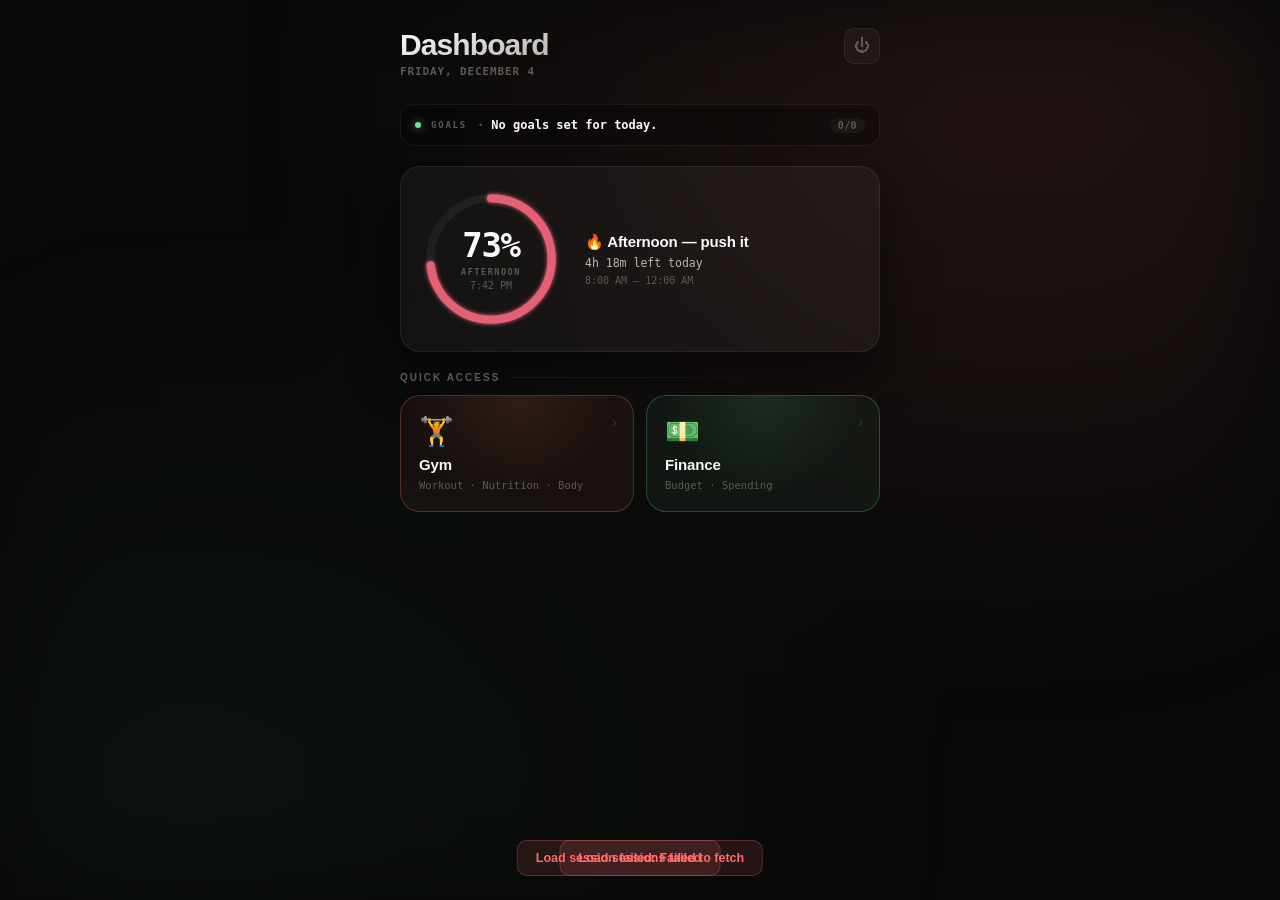
<file: index.html>
<!DOCTYPE html>
<html lang="en">
<head>
<meta charset="UTF-8">
<meta name="viewport" content="width=device-width, initial-scale=1.0">
<title>My Dashboard</title>
<link rel="stylesheet" href="css/styles.css">
</head>
<body>
<div class="page-wrap">

  <!-- ══════════════════════════════════
       DASHBOARD VIEW
  ══════════════════════════════════ -->
  <div id="viewDash" class="view active">

    <!-- Header -->
    <div class="dash-header">
      <div>
        <h1 class="dash-title">Dashboard</h1>
        <div class="dash-date" id="dashDate">—</div>
      </div>
      <a href="/logout" class="logout-btn" title="Logout">⏻</a>
    </div>

    <!-- Goal Ticker -->
    <div class="goal-ticker" id="goalTicker" aria-live="polite" aria-atomic="true">
      <span class="ticker-dot"></span>
      <span class="ticker-label">Goals</span>
      <div class="ticker-stage" id="goalTickerStage">
        <div class="ticker-row">
          <span class="ticker-status" data-status="">—</span>
          <span class="ticker-text">Loading…</span>
        </div>
      </div>
      <div class="ticker-meta" id="goalTickerMeta">0/0</div>
    </div>

    <!-- Day Ring Card -->
    <div class="card ring-card" style="margin-bottom:20px;">
      <div class="ring-svg-wrap">
        <svg viewBox="0 0 120 120" xmlns="http://www.w3.org/2000/svg">
          <defs>
            <filter id="ringGlow" x="-50%" y="-50%" width="200%" height="200%">
              <feGaussianBlur in="SourceGraphic" stdDeviation="2" result="blur"/>
              <feMerge><feMergeNode in="blur"/><feMergeNode in="SourceGraphic"/></feMerge>
            </filter>
          </defs>
          <circle cx="60" cy="60" r="52" fill="none" stroke="rgba(255,255,255,0.05)" stroke-width="7"/>
          <circle id="ringFill" cx="60" cy="60" r="52"
            fill="none" stroke-width="7" stroke-linecap="round"
            filter="url(#ringGlow)"
            transform="rotate(-90 60 60)"
            style="transition: stroke-dashoffset 0.7s cubic-bezier(0.22,1,0.36,1), stroke 0.7s cubic-bezier(0.22,1,0.36,1);"/>
        </svg>
        <div class="ring-overlay">
          <div class="ring-pct" id="ringPct">—</div>
          <div class="ring-phase" id="ringPhase">LOADING</div>
          <div class="ring-clock" id="ringClock">—</div>
        </div>
      </div>
      <div class="ring-info">
        <div class="ring-status" id="ringStatus">Loading…</div>
        <div class="ring-remaining" id="ringRemaining"></div>
        <div class="ring-hours">8:00 AM – 12:00 AM</div>
      </div>
    </div>

    <!-- Quick Actions -->
    <div class="section-label">Quick Access</div>
    <div class="quick-grid">
      <div class="quick-tile gym-tile" id="gymTile" role="button" tabindex="0">
        <div class="tile-icon">🏋️</div>
        <div class="tile-title">Gym</div>
        <div class="tile-stat" id="gymTileStat">Workout · Nutrition</div>
        <span class="tile-arrow">›</span>
      </div>
      <div class="quick-tile finance-tile" id="financeTile" role="button" tabindex="0">
        <div class="tile-icon">💵</div>
        <div class="tile-title">Finance</div>
        <div class="tile-stat" id="financeTileStat">Budget · Spending</div>
        <span class="tile-arrow">›</span>
      </div>
    </div>

  </div>

  <!-- ══════════════════════════════════
       FINANCE VIEW
  ══════════════════════════════════ -->
  <div id="viewFinance" class="view">

    <div class="gym-header">
      <button class="back-btn" id="financeBackBtn" aria-label="Back to Dashboard">←</button>
      <div class="gym-page-title">💵 Finance</div>
    </div>

    <div id="viewFinanceContent"></div>

  </div>

  <!-- ══════════════════════════════════
       GYM VIEW
  ══════════════════════════════════ -->
  <div id="viewGym" class="view">

    <!-- Top nav -->
    <div class="gym-header">
      <button class="back-btn" id="gymBackBtn" aria-label="Back to Dashboard">←</button>
      <div class="gym-page-title">Gym</div>
    </div>

    <!-- Hub -->
    <div id="trHub" class="tr-view tr-active">
      <!-- Weekly volume bar chart -->
      <div class="hub-volume-card">
        <div class="hub-chart-title">Weekly Volume <span id="hubWeekTotal">—</span></div>
        <div class="hub-bar-chart" id="hubBarChart"></div>
      </div>

      <!-- Stats strip -->
      <div class="hub-stats-strip">
        <div class="hub-stat-card">
          <div class="hub-stat-value" id="hubStatSessions">—</div>
          <div class="hub-stat-label">Sessions</div>
        </div>
        <div class="hub-stat-card">
          <div class="hub-stat-value" id="hubStatVolume">—</div>
          <div class="hub-stat-label">Tonnes lifted</div>
        </div>
        <div class="hub-stat-card">
          <div class="hub-stat-value" id="hubStatStreak">—</div>
          <div class="hub-stat-label">Best streak</div>
        </div>
      </div>

      <!-- Recent PRs -->
      <div class="hub-prs-card" id="hubPRsCard">
        <div class="hub-chart-title" style="margin-bottom:8px;">Recent PRs</div>
        <div id="hubPRsList"></div>
      </div>

      <!-- Nav tiles -->
      <div class="hub-nav-grid">
        <div class="hub-nav-tile" data-nav="workout">
          <div class="hub-nav-icon">🏋️</div>
          <div class="hub-nav-info">
            <div class="hub-nav-title">Workout</div>
            <div class="hub-nav-stat" id="trTileWorkout">—</div>
          </div>
          <div class="hub-nav-arrow">›</div>
        </div>
        <div class="hub-nav-tile" data-nav="progression">
          <div class="hub-nav-icon">📈</div>
          <div class="hub-nav-info">
            <div class="hub-nav-title">Progression</div>
            <div class="hub-nav-stat" id="trTileProgression">—</div>
          </div>
          <div class="hub-nav-arrow">›</div>
        </div>
        <div class="hub-nav-tile" data-nav="nutrition">
          <div class="hub-nav-icon">🥗</div>
          <div class="hub-nav-info">
            <div class="hub-nav-title">Nutrition</div>
            <div class="hub-nav-stat" id="trTileNutrition">—</div>
          </div>
          <div class="hub-nav-arrow">›</div>
        </div>
        <div class="hub-nav-tile" data-nav="body">
          <div class="hub-nav-icon">⚖️</div>
          <div class="hub-nav-info">
            <div class="hub-nav-title">Body</div>
            <div class="hub-nav-stat" id="trTileBody">—</div>
          </div>
          <div class="hub-nav-arrow">›</div>
        </div>
      </div>
    </div>

    <!-- Workout sub-view -->
    <div id="trWorkout" class="tr-view">
      <div class="tr-subview-header">
        <button class="back-btn" data-back="hub">←</button>
        <div class="tr-subview-title">🏋️ Workout</div>
      </div>
      <div id="trWorkoutContent"></div>
    </div>

    <!-- Progression sub-view -->
    <div id="trProgression" class="tr-view">
      <div class="tr-subview-header">
        <button class="back-btn" data-back="hub">←</button>
        <div class="tr-subview-title">📈 Progression</div>
      </div>
      <div id="trProgressionContent"></div>
    </div>

    <!-- Nutrition sub-view -->
    <div id="trNutrition" class="tr-view">
      <div class="tr-subview-header">
        <button class="back-btn" data-back="hub">←</button>
        <div class="tr-subview-title">🥗 Nutrition</div>
      </div>
      <div id="trNutritionContent"></div>
    </div>

    <!-- Body sub-view -->
    <div id="trBody" class="tr-view">
      <div class="tr-subview-header">
        <button class="back-btn" data-back="hub">←</button>
        <div class="tr-subview-title">⚖️ Body</div>
      </div>
      <div id="trBodyContent"></div>
    </div>

    <!-- History sub-view -->
    <div id="trHistory" class="tr-view">
      <div class="tr-subview-header">
        <button class="back-btn" data-back="hub">←</button>
        <div class="tr-subview-title">📅 History</div>
      </div>
      <div id="trHistoryContent"></div>
    </div>

  </div>

</div>
<script type="module" src="js/main.js"></script>
</body>
</html>
</file>
<file: css/styles.css>
:root {
  --text-primary: #FAFAFA;
  --text-secondary: #B8B6B0;
  --text-tertiary: #5C5A54;
  --success: #6BE3A4;
  --warning: #F2C063;
  --danger: #FF6B6B;
  --accent: #E07658;
  --bg: #080809;
  --surface: rgba(255,255,255,0.038);
  --surface-hover: rgba(255,255,255,0.065);
  --border: rgba(255,255,255,0.07);
  --border-strong: rgba(255,255,255,0.14);
  --font-mono: ui-monospace, "SF Mono", Menlo, Consolas, monospace;
  --font-sans: -apple-system, BlinkMacSystemFont, "Inter", "Segoe UI", Roboto, Helvetica, Arial, sans-serif;
  --radius-sm: 10px;
  --radius-md: 14px;
  --radius-lg: 20px;
  --shadow-card: 0 16px 48px rgba(0,0,0,0.55);
}

*, *::before, *::after { box-sizing: border-box; margin: 0; padding: 0; }
html { height: 100%; }

body {
  font-family: var(--font-sans);
  background-color: var(--bg);
  color: var(--text-primary);
  min-height: 100vh;
  padding: max(env(safe-area-inset-top, 28px), 28px) 20px 60px;
  position: relative;
  overflow-x: hidden;
}

body::before {
  content: '';
  position: fixed;
  inset: 0;
  background:
    radial-gradient(ellipse at 80% 10%, rgba(224,118,88,0.12) 0%, transparent 52%),
    radial-gradient(ellipse at 15% 88%, rgba(107,227,164,0.05) 0%, transparent 50%);
  filter: blur(60px);
  pointer-events: none;
  z-index: 0;
}

body::after {
  content: '';
  position: fixed;
  inset: 0;
  background-image: url("data:image/svg+xml,%3Csvg xmlns='http://www.w3.org/2000/svg' width='4' height='4'%3E%3Crect width='1' height='1' fill='rgba(255,255,255,0.010)'/%3E%3C/svg%3E");
  background-size: 4px 4px;
  pointer-events: none;
  z-index: 0;
}

.page-wrap {
  position: relative;
  z-index: 1;
  max-width: 480px;
  margin: 0 auto;
}

/* ── Views ── */
.view { display: none; }
.view.active { display: block; }

/* ── Card ── */
.card {
  background: var(--surface);
  border-radius: var(--radius-lg);
  padding: 22px 20px;
  border: 1px solid var(--border);
  box-shadow: var(--shadow-card);
}

/* ── Dashboard header ── */
.dash-header {
  display: flex;
  align-items: flex-start;
  justify-content: space-between;
  margin-bottom: 26px;
}

.dash-title {
  font-size: 30px;
  font-weight: 800;
  letter-spacing: -0.03em;
  background: linear-gradient(160deg, #FFFFFF 0%, #9E9C96 130%);
  -webkit-background-clip: text;
  background-clip: text;
  -webkit-text-fill-color: transparent;
  line-height: 1.1;
}

.dash-date {
  font-family: var(--font-mono);
  font-size: 11px;
  font-weight: 600;
  letter-spacing: 0.08em;
  color: var(--text-tertiary);
  text-transform: uppercase;
  margin-top: 4px;
}

/* ── Logout button ── */
.logout-btn {
  width: 36px;
  height: 36px;
  border-radius: var(--radius-sm);
  background: var(--surface);
  border: 1px solid var(--border);
  color: var(--text-tertiary);
  font-size: 16px;
  display: flex;
  align-items: center;
  justify-content: center;
  text-decoration: none;
  flex-shrink: 0;
  transition: background 0.15s, border-color 0.15s, color 0.15s;
  -webkit-tap-highlight-color: transparent;
}
.logout-btn:hover { background: var(--surface-hover); border-color: var(--border-strong); color: var(--text-primary); }
.logout-btn:active { transform: scale(0.94); }

/* ── Goal Ticker ── */
.goal-ticker {
  display: flex;
  align-items: center;
  gap: 10px;
  padding: 10px 14px;
  border-radius: var(--radius-md);
  background: rgba(0,0,0,0.3);
  border: 1px solid var(--border);
  margin-bottom: 20px;
  position: relative;
  overflow: hidden;
}

.goal-ticker::after {
  content: '';
  position: absolute;
  top: 0;
  left: -40%;
  width: 30%;
  height: 100%;
  background: linear-gradient(90deg, transparent, rgba(255,255,255,0.03), transparent);
  animation: tickerSweep 9s ease-in-out infinite;
  pointer-events: none;
}

@keyframes tickerSweep {
  0%   { left: -40%; }
  100% { left: 110%; }
}

.ticker-dot {
  width: 6px;
  height: 6px;
  border-radius: 50%;
  background: var(--success);
  box-shadow: 0 0 8px rgba(107,227,164,0.7);
  animation: ledPulse 1.8s ease-in-out infinite;
  flex-shrink: 0;
}

@keyframes ledPulse {
  0%,100% { opacity: 1; transform: scale(1); }
  50%      { opacity: 0.4; transform: scale(0.8); }
}

.ticker-label {
  font-family: var(--font-mono);
  font-size: 9px;
  font-weight: 800;
  letter-spacing: 0.20em;
  color: var(--text-tertiary);
  flex-shrink: 0;
  text-transform: uppercase;
}

.ticker-stage {
  flex: 1;
  height: 20px;
  position: relative;
  overflow: hidden;
}

.ticker-row {
  display: flex;
  align-items: center;
  gap: 7px;
  height: 20px;
  font-family: var(--font-mono);
  font-size: 12px;
  font-weight: 600;
  color: var(--text-primary);
  white-space: nowrap;
  position: absolute;
  width: 100%;
  top: 0; left: 0;
}

.ticker-row.is-leaving {
  animation: ticker-leave 0.4s cubic-bezier(0.55,0,0.55,1) forwards;
}

.ticker-row.is-entering {
  animation: ticker-enter 0.4s cubic-bezier(0.22,1,0.36,1) forwards;
}

@keyframes ticker-leave {
  from { opacity:1; transform:translateY(0); }
  to   { opacity:0; transform:translateY(-100%); }
}

@keyframes ticker-enter {
  from { opacity:0; transform:translateY(100%); }
  to   { opacity:1; transform:translateY(0); }
}

.ticker-status[data-status="done"]    { color: var(--success); }
.ticker-status[data-status="pending"] { color: var(--text-tertiary); }
.ticker-status[data-status="empty"]   { color: var(--text-tertiary); }

.ticker-meta {
  font-family: var(--font-mono);
  font-size: 10px;
  font-weight: 700;
  color: var(--text-tertiary);
  padding: 2px 8px;
  border-radius: 999px;
  background: rgba(255,255,255,0.04);
  flex-shrink: 0;
  letter-spacing: 0.04em;
}

/* ── Day Ring Card ── */
.ring-card {
  margin-bottom: 20px;
  display: flex;
  align-items: center;
  gap: 24px;
}

.ring-svg-wrap {
  width: 140px;
  height: 140px;
  position: relative;
  flex-shrink: 0;
}

.ring-svg-wrap svg { width: 100%; height: 100%; }

.ring-overlay {
  position: absolute;
  inset: 0;
  display: flex;
  flex-direction: column;
  align-items: center;
  justify-content: center;
  gap: 0;
  pointer-events: none;
}

.ring-pct {
  font-family: var(--font-mono);
  font-size: 34px;
  font-weight: 800;
  letter-spacing: -0.04em;
  font-variant-numeric: tabular-nums;
  color: var(--text-primary);
  line-height: 1;
}

.ring-phase {
  font-family: var(--font-mono);
  font-size: 8.5px;
  font-weight: 800;
  letter-spacing: 0.18em;
  text-transform: uppercase;
  color: var(--text-tertiary);
  margin-top: 5px;
}

.ring-clock {
  font-family: var(--font-mono);
  font-size: 10px;
  color: var(--text-tertiary);
  margin-top: 3px;
}

.ring-info {
  display: flex;
  flex-direction: column;
  gap: 5px;
  min-width: 0;
}

.ring-status {
  font-size: 15px;
  font-weight: 700;
  color: var(--text-primary);
  letter-spacing: -0.01em;
}

.ring-remaining {
  font-family: var(--font-mono);
  font-size: 11.5px;
  color: var(--text-secondary);
}

.ring-hours {
  font-family: var(--font-mono);
  font-size: 10px;
  color: var(--text-tertiary);
}

/* ── Section label ── */
.section-label {
  font-size: 10px;
  font-weight: 700;
  letter-spacing: 0.20em;
  text-transform: uppercase;
  color: var(--text-tertiary);
  margin-bottom: 12px;
  display: flex;
  align-items: center;
  gap: 10px;
}

.section-label::after {
  content: '';
  flex: 1;
  height: 1px;
  background: linear-gradient(90deg, var(--border), transparent);
}

/* ── Quick Actions Grid ── */
.quick-grid {
  display: grid;
  grid-template-columns: 1fr 1fr;
  gap: 12px;
  margin-bottom: 20px;
}

.quick-tile {
  background: var(--surface);
  border: 1px solid var(--border);
  border-radius: var(--radius-lg);
  padding: 22px 18px 20px;
  cursor: pointer;
  transition: background 0.18s, border-color 0.18s, transform 0.14s;
  display: flex;
  flex-direction: column;
  gap: 10px;
  -webkit-tap-highlight-color: transparent;
  position: relative;
  overflow: hidden;
}

.quick-tile::before {
  content: '';
  position: absolute;
  inset: 0;
  border-radius: inherit;
  background: radial-gradient(circle at 50% 0%, rgba(255,255,255,0.04), transparent 60%);
  pointer-events: none;
}

.quick-tile:hover {
  background: var(--surface-hover);
  border-color: var(--border-strong);
  transform: translateY(-2px);
}

.quick-tile:active { transform: scale(0.97) translateY(0); }

.quick-tile.gym-tile {
  border-color: rgba(224,118,88,0.3);
  background: rgba(224,118,88,0.06);
}

.quick-tile.gym-tile::before {
  background: radial-gradient(ellipse at 50% 0%, rgba(224,118,88,0.12), transparent 60%);
}

.quick-tile.gym-tile:hover {
  background: rgba(224,118,88,0.10);
  border-color: rgba(224,118,88,0.5);
}

.tile-icon {
  font-size: 28px;
  line-height: 1;
}

.tile-title {
  font-size: 15px;
  font-weight: 700;
  color: var(--text-primary);
  letter-spacing: -0.01em;
}

.tile-stat {
  font-family: var(--font-mono);
  font-size: 10.5px;
  color: var(--text-tertiary);
  font-variant-numeric: tabular-nums;
  margin-top: -4px;
}

.tile-arrow {
  position: absolute;
  top: 18px;
  right: 16px;
  color: var(--text-tertiary);
  font-size: 14px;
  opacity: 0.5;
}

/* ── Gym Page ── */
.gym-header {
  display: flex;
  align-items: center;
  gap: 12px;
  margin-bottom: 26px;
}

.back-btn {
  width: 40px;
  height: 40px;
  border-radius: var(--radius-sm);
  background: var(--surface);
  border: 1px solid var(--border);
  color: var(--text-primary);
  font-size: 18px;
  display: flex;
  align-items: center;
  justify-content: center;
  cursor: pointer;
  flex-shrink: 0;
  transition: background 0.15s, border-color 0.15s;
  -webkit-tap-highlight-color: transparent;
}

.back-btn:hover { background: var(--surface-hover); border-color: var(--border-strong); }
.back-btn:active { transform: scale(0.94); }

.gym-page-title {
  font-size: 22px;
  font-weight: 800;
  letter-spacing: -0.025em;
  color: var(--text-primary);
}

.gym-hub-grid {
  display: grid;
  grid-template-columns: 1fr 1fr;
  gap: 10px;
  margin-bottom: 4px;
}

.gym-hub-tile {
  background: var(--surface);
  border-radius: var(--radius-lg);
  padding: 20px 16px 18px;
  border: 1px solid var(--border);
  cursor: pointer;
  transition: background 0.18s, border-color 0.18s, transform 0.14s;
  display: flex;
  flex-direction: column;
  gap: 8px;
  -webkit-tap-highlight-color: transparent;
  position: relative;
}

.gym-hub-tile:hover {
  background: var(--surface-hover);
  border-color: var(--border-strong);
  transform: translateY(-2px);
}

.gym-hub-tile:active { transform: scale(0.97); }

/* ── Gym subviews ── */
.tr-view { display: none; }
.tr-view.tr-active { display: block; }

.tr-subview-header {
  display: flex;
  align-items: center;
  gap: 12px;
  margin-bottom: 20px;
}

.tr-subview-title {
  font-size: 18px;
  font-weight: 700;
  color: var(--text-primary);
  letter-spacing: -0.02em;
}

/* ── Rows & inputs ── */
.tr-row {
  display: flex;
  align-items: center;
  gap: 10px;
  padding: 13px 14px;
  margin-bottom: 6px;
  background: var(--surface);
  border-radius: var(--radius-md);
  border: 1px solid var(--border);
  transition: background 0.15s;
}

.tr-row:hover { background: var(--surface-hover); }
.tr-row-label { flex: 1; font-size: 13.5px; color: var(--text-primary); }
.tr-row-meta { font-family: var(--font-mono); font-size: 11.5px; color: var(--text-secondary); font-variant-numeric: tabular-nums; }

.tr-icon-btn {
  background: none;
  border: none;
  cursor: pointer;
  color: var(--text-tertiary);
  font-size: 15px;
  padding: 4px 6px;
  border-radius: 6px;
  transition: color 0.15s, background 0.15s;
  -webkit-tap-highlight-color: transparent;
}

.tr-icon-btn:hover { color: var(--text-primary); background: rgba(255,255,255,0.07); }
.tr-icon-btn.danger:hover { color: var(--danger); background: rgba(255,107,107,0.08); }

.tr-primary-btn {
  width: 100%;
  padding: 14px 20px;
  border-radius: var(--radius-md);
  border: none;
  background: linear-gradient(160deg, #FFFFFF 0%, #D8D5CC 100%);
  color: #0A0A0B;
  font-weight: 700;
  font-size: 14px;
  cursor: pointer;
  font-family: var(--font-sans);
  box-shadow: 0 1px 0 rgba(255,255,255,0.5) inset, 0 4px 14px rgba(0,0,0,0.40);
  transition: transform 0.14s, box-shadow 0.14s;
  letter-spacing: -0.01em;
}

.tr-primary-btn:hover { transform: translateY(-1px); box-shadow: 0 1px 0 rgba(255,255,255,0.5) inset, 0 6px 20px rgba(0,0,0,0.45); }
.tr-primary-btn:active { transform: scale(0.99); }
.tr-primary-btn:disabled { opacity: 0.45; cursor: default; transform: none; }

.tr-secondary-btn {
  padding: 11px 18px;
  border-radius: var(--radius-md);
  border: 1px solid var(--border);
  background: var(--surface);
  color: var(--text-primary);
  font-weight: 600;
  font-size: 13px;
  cursor: pointer;
  font-family: var(--font-sans);
  transition: background 0.15s, border-color 0.15s;
  -webkit-tap-highlight-color: transparent;
}

.tr-secondary-btn:hover { background: var(--surface-hover); border-color: var(--border-strong); }

.tr-input {
  padding: 12px 14px;
  border-radius: var(--radius-md);
  border: 1px solid var(--border);
  background: rgba(255,255,255,0.03);
  color: var(--text-primary);
  font-family: var(--font-sans);
  font-size: 13px;
  outline: none;
  transition: border-color 0.2s, background 0.2s;
  width: 100%;
}

.tr-input::placeholder { color: var(--text-tertiary); }
.tr-input:focus { border-color: var(--border-strong); background: rgba(255,255,255,0.05); }
select.tr-input { cursor: pointer; }
select.tr-input option { background: #1a1a1b; color: var(--text-primary); }

.tr-form-label {
  font-size: 10px;
  font-weight: 700;
  letter-spacing: 0.14em;
  text-transform: uppercase;
  color: var(--text-tertiary);
  margin-bottom: 5px;
  display: block;
}

/* ── Workout styles ── */
.tr-units-toggle { display: flex; border-radius: 10px; overflow: hidden; border: 1px solid var(--border); width: fit-content; }
.tr-units-btn { padding: 7px 18px; border: none; background: rgba(255,255,255,0.03); color: var(--text-tertiary); font-size: 12px; font-weight: 600; cursor: pointer; transition: background 0.15s, color 0.15s; font-family: var(--font-sans); }
.tr-units-btn.active { background: rgba(255,255,255,0.12); color: var(--text-primary); }

.tr-day-tabs { display: flex; gap: 6px; flex-wrap: wrap; margin-bottom: 14px; }
.tr-day-tab { padding: 7px 14px; border-radius: 999px; border: 1px solid var(--border); background: var(--surface); color: var(--text-secondary); font-size: 12px; font-weight: 600; cursor: pointer; transition: all 0.15s; -webkit-tap-highlight-color: transparent; }
.tr-day-tab.active { background: rgba(255,255,255,0.12); color: var(--text-primary); border-color: var(--border-strong); }

.tr-exercise-card { background: var(--surface); border-radius: var(--radius-md); border: 1px solid var(--border); padding: 16px; margin-bottom: 10px; }
.tr-exercise-name { font-size: 14px; font-weight: 700; color: var(--text-primary); margin-bottom: 4px; }
.tr-exercise-target { font-family: var(--font-mono); font-size: 11px; color: var(--text-tertiary); margin-bottom: 12px; }
.tr-exercise-target .tr-highlight { color: var(--warning); font-weight: 700; }

.tr-set-row { display: flex; align-items: center; gap: 8px; margin-bottom: 8px; }
.tr-set-num { font-family: var(--font-mono); font-size: 11px; color: var(--text-tertiary); width: 26px; flex-shrink: 0; font-weight: 700; }
.tr-set-input { padding: 9px 6px; border-radius: 10px; border: 1px solid var(--border); background: rgba(255,255,255,0.035); color: var(--text-primary); font-family: var(--font-mono); font-size: 13px; font-variant-numeric: tabular-nums; outline: none; width: 68px; transition: border-color 0.2s, background 0.2s; text-align: center; }
.tr-set-input:focus { border-color: var(--border-strong); background: rgba(255,255,255,0.06); }
.tr-set-x { color: var(--text-tertiary); font-size: 12px; font-family: var(--font-mono); }
.tr-set-check { width: 34px; height: 34px; border-radius: 10px; border: 1.5px solid var(--border-strong); background: rgba(10,10,11,0.6); cursor: pointer; display: flex; align-items: center; justify-content: center; font-size: 16px; color: transparent; transition: all 0.22s cubic-bezier(0.34,1.56,0.64,1); flex-shrink: 0; -webkit-tap-highlight-color: transparent; user-select: none; }
.tr-set-check.done { background: var(--success); border-color: var(--success); color: #0A0A0B; box-shadow: 0 0 12px rgba(107,227,164,0.35); }

.tr-rest-timer { display: none; align-items: center; justify-content: space-between; padding: 10px 14px; background: rgba(242,192,99,0.07); border: 1px solid rgba(242,192,99,0.18); border-radius: 10px; margin-bottom: 14px; }
.tr-rest-timer.active { display: flex; }
.tr-rest-label { font-family: var(--font-mono); font-size: 13px; color: var(--warning); font-weight: 700; }
.tr-rest-stop { font-size: 11px; color: var(--text-tertiary); cursor: pointer; padding: 4px 10px; border-radius: 6px; border: 1px solid var(--border); background: none; transition: color 0.15s; font-family: var(--font-sans); }
.tr-rest-stop:hover { color: var(--text-primary); }

/* ── Progression ── */
.tr-prog-exercise { background: var(--surface); border-radius: var(--radius-md); border: 1px solid var(--border); padding: 16px; margin-bottom: 12px; }
.tr-prog-ex-header { display: flex; justify-content: space-between; align-items: flex-start; margin-bottom: 10px; flex-wrap: wrap; gap: 6px; }
.tr-prog-ex-name { font-size: 14px; font-weight: 700; color: var(--text-primary); }
.tr-prog-ex-next { font-family: var(--font-mono); font-size: 11px; color: var(--warning); font-weight: 700; padding: 3px 8px; background: rgba(242,192,99,0.08); border-radius: 6px; border: 1px solid rgba(242,192,99,0.18); }

.tr-prog-pr-row { display: flex; gap: 10px; flex-wrap: wrap; margin-bottom: 12px; }
.tr-pr-badge { display: flex; flex-direction: column; gap: 2px; padding: 8px 12px; background: rgba(107,227,164,0.05); border: 1px solid rgba(107,227,164,0.12); border-radius: 9px; min-width: 76px; }
.tr-pr-badge.new-pr { background: rgba(107,227,164,0.10); border-color: rgba(107,227,164,0.30); animation: prPop 0.4s cubic-bezier(0.34,1.56,0.64,1); }
@keyframes prPop { from { transform:scale(0.9); opacity:0.5; } to { transform:scale(1); opacity:1; } }
.tr-pr-value { font-family: var(--font-mono); font-size: 15px; font-weight: 700; color: var(--success); font-variant-numeric: tabular-nums; }
.tr-pr-label { font-size: 9.5px; text-transform: uppercase; letter-spacing: 0.10em; color: var(--text-tertiary); font-weight: 600; }

.tr-chart-wrap { position: relative; width: 100%; height: 72px; margin-top: 4px; }
.tr-chart-wrap svg { width: 100%; height: 100%; overflow: visible; }

.tr-new-pr-flash { display: inline-flex; align-items: center; gap: 4px; font-size: 10px; font-weight: 700; text-transform: uppercase; letter-spacing: 0.10em; color: var(--success); padding: 2px 7px; background: rgba(107,227,164,0.10); border-radius: 5px; margin-left: 6px; }

/* ── Nutrition ── */
.tr-seg-bar { height: 5px; border-radius: 3px; background: rgba(255,255,255,0.07); overflow: hidden; margin-top: 4px; }
.tr-seg-bar-fill { height: 100%; border-radius: 3px; transition: width 0.5s cubic-bezier(0.22,1,0.36,1); min-width: 3px; }

.tr-water-row { display: flex; align-items: center; gap: 10px; padding: 13px 14px; background: var(--surface); border-radius: var(--radius-md); border: 1px solid var(--border); margin-top: 14px; flex-wrap: wrap; }
.tr-water-glasses { display: flex; gap: 4px; flex-wrap: wrap; flex: 1; }
.tr-water-glass { font-size: 20px; cursor: pointer; transition: transform 0.15s, filter 0.15s, opacity 0.15s; -webkit-tap-highlight-color: transparent; opacity: 0.20; }
.tr-water-glass.filled { opacity: 1; filter: drop-shadow(0 0 4px rgba(100,180,255,0.5)); }
.tr-water-glass:active { transform: scale(1.3); }

/* ── Body ── */
.tr-body-stat-row { display: flex; gap: 10px; flex-wrap: wrap; margin-bottom: 16px; }
.tr-stat-card { flex: 1; min-width: 86px; padding: 14px 12px; background: var(--surface); border-radius: var(--radius-md); border: 1px solid var(--border); display: flex; flex-direction: column; gap: 4px; }
.tr-stat-value { font-family: var(--font-mono); font-size: 20px; font-weight: 800; font-variant-numeric: tabular-nums; color: var(--text-primary); letter-spacing: -0.04em; }
.tr-stat-label { font-size: 9.5px; text-transform: uppercase; letter-spacing: 0.12em; color: var(--text-tertiary); font-weight: 600; }
.tr-stat-delta { font-family: var(--font-mono); font-size: 11px; font-weight: 700; font-variant-numeric: tabular-nums; }
.tr-stat-delta.up   { color: var(--warning); }
.tr-stat-delta.down { color: var(--success); }
.tr-stat-delta.same { color: var(--text-tertiary); }

/* ── History ── */
.tr-history-entry { background: var(--surface); border-radius: var(--radius-md); border: 1px solid var(--border); padding: 14px 16px; margin-bottom: 8px; cursor: pointer; transition: background 0.15s, border-color 0.15s; }
.tr-history-entry:hover { background: var(--surface-hover); border-color: var(--border-strong); }
.tr-history-date { font-family: var(--font-mono); font-size: 10.5px; color: var(--text-tertiary); margin-bottom: 3px; font-weight: 600; letter-spacing: 0.06em; text-transform: uppercase; }
.tr-history-day { font-size: 14px; font-weight: 700; color: var(--text-primary); margin-bottom: 3px; }
.tr-history-meta { font-family: var(--font-mono); font-size: 11px; color: var(--text-secondary); }

.tr-session-detail { background: var(--surface); border-radius: var(--radius-md); border: 1px solid var(--border); padding: 14px 16px; margin-bottom: 8px; }

/* ── Empty state ── */
.empty-state {
  font-size: 12.5px;
  color: var(--text-tertiary);
  text-align: center;
  padding: 28px 0;
  font-style: italic;
}

/* ── Eyebrow label ── */
.eyebrow {
  font-size: 10px;
  font-weight: 700;
  letter-spacing: 0.16em;
  text-transform: uppercase;
  color: var(--text-tertiary);
  margin-bottom: 12px;
}

/* ── Divider ── */
.divider {
  border: none;
  border-top: 1px solid var(--border);
  margin: 14px 0;
}

@keyframes spin { to { transform: rotate(360deg); } }

@media (max-width: 380px) {
  body { padding: 20px 14px 52px; }
  .dash-title { font-size: 26px; }
  .quick-grid { gap: 8px; }
  .quick-tile { padding: 18px 14px 16px; }
  .tile-icon { font-size: 24px; }
  .tile-title { font-size: 14px; }
  .tr-set-input { width: 58px; }
  .ring-svg-wrap { width: 120px; height: 120px; }
  .ring-pct { font-size: 28px; }
}

/* ── Hub redesign ── */
.hub-volume-card { background: var(--surface); border: 1px solid var(--border); border-radius: var(--radius-lg); padding: 18px 18px 14px; margin-bottom: 12px; }
.hub-chart-title { font-size: 10px; font-weight: 700; letter-spacing: 0.18em; text-transform: uppercase; color: var(--text-tertiary); margin-bottom: 14px; display: flex; justify-content: space-between; align-items: center; }
.hub-chart-title span { color: var(--text-secondary); font-weight: 600; letter-spacing: 0.04em; text-transform: none; font-size: 11px; }
.hub-bar-chart { display: flex; align-items: flex-end; gap: 6px; height: 72px; }
.hub-bar-wrap { flex: 1; display: flex; flex-direction: column; align-items: center; gap: 4px; height: 100%; justify-content: flex-end; }
.hub-bar { width: 100%; border-radius: 4px 4px 2px 2px; background: rgba(255,255,255,0.08); transition: background 0.3s; min-height: 3px; }
.hub-bar.today { background: var(--accent); box-shadow: 0 0 10px rgba(224,118,88,0.35); }
.hub-bar.has-data { background: rgba(255,255,255,0.18); }
.hub-bar-label { font-family: var(--font-mono); font-size: 9px; color: var(--text-tertiary); font-weight: 600; }
.hub-bar-label.today { color: var(--accent); }

.hub-stats-strip { display: grid; grid-template-columns: repeat(3, 1fr); gap: 8px; margin-bottom: 12px; }
.hub-stat-card { background: var(--surface); border: 1px solid var(--border); border-radius: var(--radius-md); padding: 14px 12px 12px; display: flex; flex-direction: column; gap: 4px; }
.hub-stat-value { font-family: var(--font-mono); font-size: 22px; font-weight: 800; color: var(--text-primary); letter-spacing: -0.04em; font-variant-numeric: tabular-nums; line-height: 1; }
.hub-stat-label { font-size: 9px; font-weight: 700; text-transform: uppercase; letter-spacing: 0.14em; color: var(--text-tertiary); margin-top: 2px; }

.hub-prs-card { background: var(--surface); border: 1px solid var(--border); border-radius: var(--radius-lg); padding: 16px 18px; margin-bottom: 12px; }
.hub-pr-row { display: flex; align-items: center; gap: 10px; padding: 8px 0; border-bottom: 1px solid var(--border); }
.hub-pr-row:last-child { border-bottom: none; padding-bottom: 0; }
.hub-pr-name { flex: 1; font-size: 13px; font-weight: 600; color: var(--text-primary); min-width: 0; overflow: hidden; text-overflow: ellipsis; white-space: nowrap; }
.hub-pr-weight { font-family: var(--font-mono); font-size: 12px; font-weight: 700; color: var(--success); }
.hub-pr-date { font-family: var(--font-mono); font-size: 10px; color: var(--text-tertiary); }

.hub-nav-grid { display: grid; grid-template-columns: 1fr 1fr; gap: 8px; margin-bottom: 4px; }
.hub-nav-tile { background: var(--surface); border: 1px solid var(--border); border-radius: var(--radius-md); padding: 14px 14px 12px; cursor: pointer; display: flex; align-items: center; gap: 10px; transition: background 0.15s, border-color 0.15s, transform 0.12s; -webkit-tap-highlight-color: transparent; position: relative; }
.hub-nav-tile:hover { background: var(--surface-hover); border-color: var(--border-strong); transform: translateY(-1px); }
.hub-nav-tile:active { transform: scale(0.97); }
.hub-nav-icon { font-size: 20px; flex-shrink: 0; }
.hub-nav-info { flex: 1; min-width: 0; }
.hub-nav-title { font-size: 13px; font-weight: 700; color: var(--text-primary); }
.hub-nav-stat { font-family: var(--font-mono); font-size: 10px; color: var(--text-tertiary); margin-top: 2px; overflow: hidden; text-overflow: ellipsis; white-space: nowrap; }
.hub-nav-arrow { color: var(--text-tertiary); font-size: 14px; opacity: 0.4; flex-shrink: 0; }

/* ── Workout redesign ── */
.wk-day-banner { background: rgba(224,118,88,0.07); border: 1px solid rgba(224,118,88,0.2); border-radius: var(--radius-md); padding: 12px 16px; margin-bottom: 14px; display: flex; align-items: center; justify-content: space-between; }
.wk-day-name { font-size: 16px; font-weight: 800; color: var(--text-primary); letter-spacing: -0.01em; }
.wk-day-sub { font-family: var(--font-mono); font-size: 10px; color: var(--text-tertiary); margin-top: 2px; }
.wk-day-badge { font-family: var(--font-mono); font-size: 10px; font-weight: 700; color: var(--accent); background: rgba(224,118,88,0.12); border-radius: 6px; padding: 3px 8px; }

.wk-empty-start { background: var(--surface); border: 1px solid var(--border); border-radius: var(--radius-lg); padding: 28px 20px; text-align: center; margin-bottom: 14px; }
.wk-empty-icon { font-size: 36px; margin-bottom: 10px; }
.wk-empty-text { font-size: 14px; font-weight: 600; color: var(--text-secondary); margin-bottom: 6px; }
.wk-empty-sub { font-size: 12px; color: var(--text-tertiary); margin-bottom: 18px; }

.wk-ex-card { background: var(--surface); border: 1px solid var(--border); border-radius: var(--radius-md); padding: 14px 14px 10px; margin-bottom: 10px; }
.wk-ex-header { display: flex; align-items: center; justify-content: space-between; margin-bottom: 6px; }
.wk-ex-name { font-size: 14px; font-weight: 700; color: var(--text-primary); }
.wk-ex-last { font-family: var(--font-mono); font-size: 10px; color: var(--text-tertiary); margin-bottom: 10px; }
.wk-set-row { display: flex; align-items: center; gap: 7px; margin-bottom: 7px; }
.wk-set-num { font-family: var(--font-mono); font-size: 10.5px; color: var(--text-tertiary); width: 22px; flex-shrink: 0; font-weight: 700; }
.wk-set-input { padding: 8px 4px; border-radius: 9px; border: 1px solid var(--border); background: rgba(255,255,255,0.035); color: var(--text-primary); font-family: var(--font-mono); font-size: 13px; font-variant-numeric: tabular-nums; outline: none; width: 64px; transition: border-color 0.2s; text-align: center; }
.wk-set-input:focus { border-color: var(--border-strong); background: rgba(255,255,255,0.06); }
.wk-set-x { color: var(--text-tertiary); font-size: 11px; font-family: var(--font-mono); flex-shrink: 0; }
.wk-set-ghost { font-family: var(--font-mono); font-size: 10px; color: var(--text-tertiary); flex: 1; }
.wk-set-check { width: 32px; height: 32px; border-radius: 9px; border: 1.5px solid var(--border-strong); background: rgba(10,10,11,0.6); cursor: pointer; display: flex; align-items: center; justify-content: center; font-size: 15px; color: transparent; transition: all 0.2s cubic-bezier(0.34,1.56,0.64,1); flex-shrink: 0; -webkit-tap-highlight-color: transparent; user-select: none; }
.wk-set-check.done { background: var(--success); border-color: var(--success); color: #0A0A0B; box-shadow: 0 0 10px rgba(107,227,164,0.3); }

.wk-history-link { display: flex; align-items: center; justify-content: center; gap: 6px; margin-top: 14px; padding: 10px; border-radius: var(--radius-md); border: 1px solid var(--border); background: none; color: var(--text-tertiary); font-size: 12px; font-weight: 600; cursor: pointer; width: 100%; font-family: var(--font-sans); transition: color 0.15s, border-color 0.15s; -webkit-tap-highlight-color: transparent; }
.wk-history-link:hover { color: var(--text-primary); border-color: var(--border-strong); }

/* ── Progression redesign ── */
.prog-search { position: relative; margin-bottom: 14px; }
.prog-search-input { width: 100%; padding: 11px 14px 11px 36px; border-radius: var(--radius-md); border: 1px solid var(--border); background: rgba(255,255,255,0.03); color: var(--text-primary); font-family: var(--font-sans); font-size: 13px; outline: none; transition: border-color 0.2s; }
.prog-search-input:focus { border-color: var(--border-strong); background: rgba(255,255,255,0.05); }
.prog-search-input::placeholder { color: var(--text-tertiary); }
.prog-search-icon { position: absolute; left: 12px; top: 50%; transform: translateY(-50%); color: var(--text-tertiary); font-size: 14px; pointer-events: none; }
.prog-freq-badge { font-family: var(--font-mono); font-size: 9px; color: var(--text-tertiary); background: rgba(255,255,255,0.05); border-radius: 4px; padding: 2px 6px; }

/* ── History redesign ── */
.hist-entry { background: var(--surface); border: 1px solid var(--border); border-radius: var(--radius-md); margin-bottom: 8px; overflow: hidden; transition: border-color 0.15s; }
.hist-entry-header { padding: 13px 16px; cursor: pointer; display: flex; align-items: center; gap: 12px; transition: background 0.15s; }
.hist-entry-header:hover { background: var(--surface-hover); }
.hist-entry-icon { font-size: 18px; flex-shrink: 0; }
.hist-entry-info { flex: 1; min-width: 0; }
.hist-entry-day { font-size: 13.5px; font-weight: 700; color: var(--text-primary); }
.hist-entry-meta { font-family: var(--font-mono); font-size: 10.5px; color: var(--text-tertiary); margin-top: 2px; }
.hist-entry-vol { font-family: var(--font-mono); font-size: 12px; font-weight: 700; color: var(--text-secondary); flex-shrink: 0; }
.hist-entry-chevron { color: var(--text-tertiary); font-size: 12px; flex-shrink: 0; transition: transform 0.2s; }
.hist-entry.open .hist-entry-chevron { transform: rotate(90deg); }
.hist-entry-detail { display: none; padding: 0 16px 14px; border-top: 1px solid var(--border); }
.hist-entry.open .hist-entry-detail { display: block; }
.hist-ex-block { margin-top: 12px; }
.hist-ex-name { font-size: 12px; font-weight: 700; color: var(--text-secondary); margin-bottom: 5px; }
.hist-set-line { font-family: var(--font-mono); font-size: 11px; color: var(--text-tertiary); margin-bottom: 3px; display: flex; gap: 12px; }
.hist-set-line span { color: var(--text-primary); }

/* ══════════════════════════════════
   FINANCE MODULE
══════════════════════════════════ */

/* Finance tile */
.quick-tile.finance-tile {
  border-color: rgba(107,227,164,0.25);
  background: rgba(107,227,164,0.05);
}
.quick-tile.finance-tile::before {
  background: radial-gradient(ellipse at 50% 0%, rgba(107,227,164,0.10), transparent 60%);
}
.quick-tile.finance-tile:hover {
  background: rgba(107,227,164,0.09);
  border-color: rgba(107,227,164,0.45);
}

/* Hero card */
.fn-hero-card {
  text-align: center;
  margin-bottom: 12px;
  padding: 28px 20px 24px;
  background: rgba(255,255,255,0.04);
  border-color: rgba(255,255,255,0.10);
}
.fn-hero-label {
  font-family: var(--font-mono);
  font-size: 10px;
  font-weight: 800;
  letter-spacing: 0.20em;
  text-transform: uppercase;
  color: var(--text-tertiary);
  margin-bottom: 10px;
}
.fn-hero-amount {
  font-family: var(--font-mono);
  font-size: 46px;
  font-weight: 800;
  letter-spacing: -0.04em;
  font-variant-numeric: tabular-nums;
  line-height: 1;
  margin-bottom: 8px;
}
.fn-hero-sub {
  font-family: var(--font-mono);
  font-size: 11px;
  color: var(--text-tertiary);
}

/* Summary cards row */
.fn-summary-row {
  display: grid;
  grid-template-columns: repeat(3, 1fr);
  gap: 8px;
  margin-bottom: 12px;
}
.fn-sum-card {
  background: var(--surface);
  border: 1px solid var(--border);
  border-radius: var(--radius-md);
  padding: 14px 12px;
  text-align: center;
}
.fn-sum-value {
  font-family: var(--font-mono);
  font-size: 15px;
  font-weight: 800;
  letter-spacing: -0.02em;
  font-variant-numeric: tabular-nums;
  line-height: 1;
  margin-bottom: 5px;
}
.fn-sum-label {
  font-size: 10px;
  color: var(--text-tertiary);
  font-weight: 600;
  letter-spacing: 0.03em;
}

/* Insight box */
.fn-insight-card {
  padding: 16px 18px;
  margin-bottom: 24px;
  background: rgba(255,255,255,0.028);
  border-style: dashed;
}
.fn-insight-label {
  font-family: var(--font-mono);
  font-size: 9px;
  font-weight: 800;
  letter-spacing: 0.20em;
  text-transform: uppercase;
  color: var(--text-tertiary);
  margin-bottom: 7px;
}
.fn-insight-text {
  font-size: 13.5px;
  color: var(--text-secondary);
  line-height: 1.5;
}

/* Bucket cards */
.fn-buckets-wrap { margin-bottom: 10px; }
.fn-bucket-card {
  margin-bottom: 10px;
  padding: 18px 18px 16px;
}
.fn-bucket-header {
  display: flex;
  align-items: flex-start;
  justify-content: space-between;
  gap: 12px;
  margin-bottom: 12px;
}
.fn-bucket-title {
  font-size: 15px;
  font-weight: 700;
  color: var(--text-primary);
  margin-bottom: 2px;
}
.fn-bucket-desc {
  font-size: 11px;
  color: var(--text-tertiary);
}
.fn-bucket-amounts {
  font-family: var(--font-mono);
  font-size: 12px;
  white-space: nowrap;
  text-align: right;
  flex-shrink: 0;
}
.fn-bucket-spent {
  font-size: 14px;
  font-weight: 700;
  color: var(--text-primary);
}
.fn-bucket-sep { color: var(--text-tertiary); }
.fn-bucket-budget { color: var(--text-tertiary); }
.fn-bucket-remaining {
  font-family: var(--font-mono);
  font-size: 11px;
  margin-top: 7px;
}

/* Progress bar */
.fn-progress-wrap { margin-top: 6px; }
.fn-progress-bar {
  height: 5px;
  background: rgba(255,255,255,0.07);
  border-radius: 999px;
  overflow: hidden;
}
.fn-progress-fill {
  height: 100%;
  border-radius: 999px;
  transition: width 0.45s cubic-bezier(0.22,1,0.36,1);
}
.fn-progress-meta {
  display: flex;
  justify-content: space-between;
  align-items: center;
  margin-top: 6px;
}
.fn-progress-status { font-size: 11px; font-weight: 600; }
.fn-progress-pct { font-family: var(--font-mono); font-size: 10px; color: var(--text-tertiary); }

/* Add button */
.fn-add-btn {
  width: 100%;
  margin-bottom: 10px;
  font-size: 13px;
}

/* Empty states */
.fn-empty-state {
  text-align: center;
  padding: 24px 20px;
  color: var(--text-tertiary);
  font-size: 13px;
  line-height: 1.5;
  background: var(--surface);
  border: 1px dashed var(--border);
  border-radius: var(--radius-md);
  margin-bottom: 10px;
}
.fn-empty-hint {
  font-size: 11px;
  color: var(--text-tertiary);
  margin-top: 10px;
  font-style: italic;
}

/* Transactions list */
.fn-txn-list {
  margin-bottom: 8px;
}
.fn-txn-row {
  display: flex;
  align-items: center;
  justify-content: space-between;
  gap: 10px;
  padding: 13px 16px;
  background: var(--surface);
  border: 1px solid var(--border);
  border-radius: var(--radius-md);
  margin-bottom: 8px;
  transition: border-color 0.15s;
}
.fn-txn-row:hover { border-color: var(--border-strong); }
.fn-txn-left {
  display: flex;
  align-items: center;
  gap: 10px;
  min-width: 0;
  flex: 1;
}
.fn-txn-icon { font-size: 18px; flex-shrink: 0; }
.fn-txn-info { min-width: 0; }
.fn-txn-name {
  font-size: 13.5px;
  font-weight: 600;
  color: var(--text-primary);
  white-space: nowrap;
  overflow: hidden;
  text-overflow: ellipsis;
}
.fn-txn-meta {
  font-family: var(--font-mono);
  font-size: 10px;
  color: var(--text-tertiary);
  margin-top: 2px;
}
.fn-txn-right {
  display: flex;
  align-items: center;
  gap: 8px;
  flex-shrink: 0;
}
.fn-txn-amount {
  font-family: var(--font-mono);
  font-size: 14px;
  font-weight: 700;
  font-variant-numeric: tabular-nums;
}

/* Icon buttons (delete, etc.) */
.fn-icon-btn {
  width: 28px;
  height: 28px;
  border-radius: 8px;
  background: none;
  border: 1px solid transparent;
  color: var(--text-tertiary);
  font-size: 11px;
  cursor: pointer;
  display: flex;
  align-items: center;
  justify-content: center;
  transition: background 0.15s, color 0.15s, border-color 0.15s;
  -webkit-tap-highlight-color: transparent;
  flex-shrink: 0;
}
.fn-icon-btn:hover { background: rgba(255,107,107,0.12); color: var(--danger); border-color: rgba(255,107,107,0.25); }

/* Bills list */
.fn-bill-list { margin-bottom: 10px; }
.fn-bill-row {
  display: flex;
  align-items: center;
  justify-content: space-between;
  gap: 10px;
  padding: 13px 16px;
  background: var(--surface);
  border: 1px solid var(--border);
  border-radius: var(--radius-md);
  margin-bottom: 8px;
  transition: opacity 0.2s, border-color 0.15s;
}
.fn-bill-row:hover { border-color: var(--border-strong); }
.fn-bill-row.fn-bill-paid { opacity: 0.5; }
.fn-bill-left { flex: 1; min-width: 0; }
.fn-bill-name { font-size: 13.5px; font-weight: 600; color: var(--text-primary); }
.fn-bill-due { font-family: var(--font-mono); font-size: 10px; color: var(--text-tertiary); margin-top: 2px; }
.fn-bill-right {
  display: flex;
  align-items: center;
  gap: 8px;
  flex-shrink: 0;
}
.fn-bill-amount {
  font-family: var(--font-mono);
  font-size: 14px;
  font-weight: 700;
  font-variant-numeric: tabular-nums;
  color: var(--text-primary);
}
.fn-toggle-btn {
  font-size: 11px;
  padding: 5px 10px;
  border-radius: 8px;
  background: rgba(255,255,255,0.05);
  border: 1px solid var(--border);
  color: var(--text-secondary);
  cursor: pointer;
  font-family: var(--font-sans);
  font-weight: 600;
  transition: background 0.15s, border-color 0.15s, color 0.15s;
  white-space: nowrap;
  -webkit-tap-highlight-color: transparent;
}
.fn-toggle-btn:hover { background: var(--surface-hover); border-color: var(--border-strong); }
.fn-toggle-btn.fn-toggle-paid { background: rgba(107,227,164,0.1); border-color: rgba(107,227,164,0.3); color: var(--success); }

/* Goals list */
.fn-goal-list { margin-bottom: 10px; }
.fn-goal-card {
  margin-bottom: 10px;
  padding: 16px 18px;
}
.fn-goal-header {
  display: flex;
  justify-content: space-between;
  align-items: center;
  margin-bottom: 10px;
}
.fn-goal-name { font-size: 14px; font-weight: 700; color: var(--text-primary); }
.fn-goal-pct { font-family: var(--font-mono); font-size: 13px; font-weight: 800; }
.fn-goal-amounts {
  display: flex;
  justify-content: space-between;
  font-family: var(--font-mono);
  font-size: 11px;
  color: var(--text-tertiary);
  margin-top: 7px;
  margin-bottom: 10px;
}
.fn-goal-actions {
  display: flex;
  align-items: center;
  gap: 8px;
}
.fn-btn-sm {
  font-size: 11px !important;
  padding: 6px 12px !important;
  height: auto !important;
}

/* Budget settings */
.fn-budget-card { padding: 18px 18px 20px; margin-bottom: 40px; }
.fn-save-budget-btn { width: 100%; margin-top: 6px; }

/* Form helpers */
.fn-form-group { margin-bottom: 14px; }
.fn-form-row {
  display: grid;
  grid-template-columns: 1fr 1fr;
  gap: 10px;
}
.fn-label {
  display: block;
  font-family: var(--font-mono);
  font-size: 10px;
  font-weight: 700;
  letter-spacing: 0.12em;
  text-transform: uppercase;
  color: var(--text-tertiary);
  margin-bottom: 6px;
}

/* Modal overlay */
.fn-modal-overlay {
  position: fixed;
  inset: 0;
  background: rgba(0,0,0,0.7);
  z-index: 1000;
  display: flex;
  align-items: flex-end;
  justify-content: center;
  opacity: 0;
  transition: opacity 0.24s;
  padding: 0 0 env(safe-area-inset-bottom, 0);
}
.fn-modal-overlay.fn-modal-visible { opacity: 1; }
.fn-modal {
  width: 100%;
  max-width: 480px;
  max-height: 90vh;
  overflow-y: auto;
  border-radius: var(--radius-lg) var(--radius-lg) 0 0;
  padding: 24px 20px 32px;
  transform: translateY(30px);
  transition: transform 0.24s cubic-bezier(0.22,1,0.36,1);
  background: #111113;
  border: 1px solid var(--border-strong);
  border-bottom: none;
}
.fn-modal-overlay.fn-modal-visible .fn-modal { transform: translateY(0); }
.fn-modal-title {
  font-size: 18px;
  font-weight: 800;
  letter-spacing: -0.02em;
  color: var(--text-primary);
  margin-bottom: 18px;
}
.fn-modal-actions {
  display: flex;
  gap: 10px;
  margin-top: 4px;
}
.fn-modal-actions .tr-secondary-btn,
.fn-modal-actions .tr-primary-btn {
  flex: 1;
}
</file>
